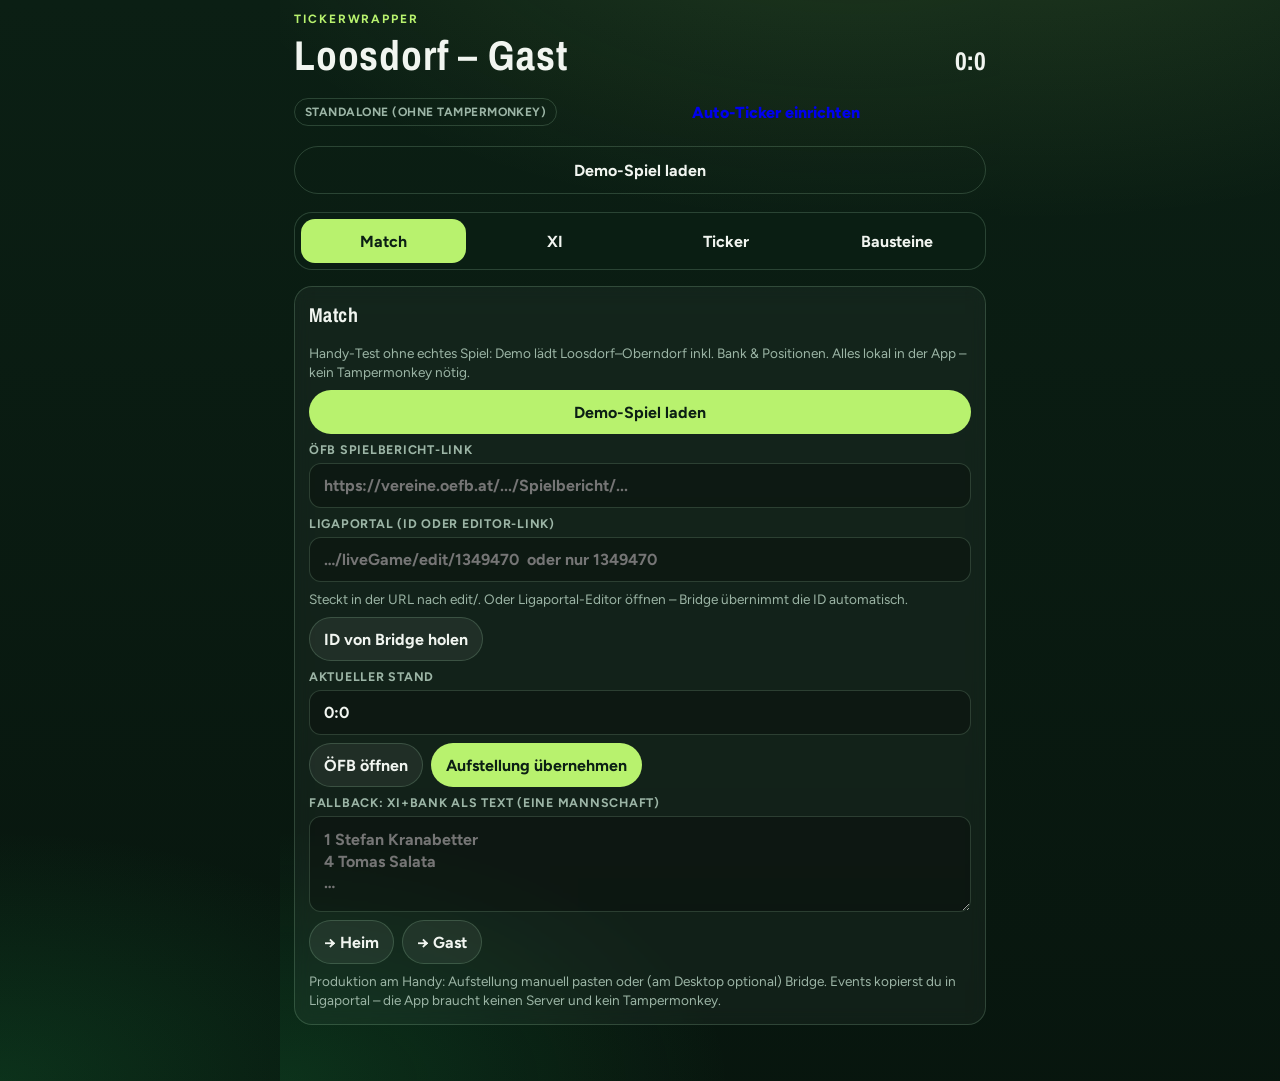
<file: docs/index.html>
<!DOCTYPE html>
<html lang="de">
  <head>
    <meta charset="utf-8" />
    <meta
      name="viewport"
      content="width=device-width, initial-scale=1, viewport-fit=cover"
    />
    <meta name="theme-color" content="#0b1f14" />
    <meta name="apple-mobile-web-app-capable" content="yes" />
    <meta name="apple-mobile-web-app-status-bar-style" content="black-translucent" />
    <meta name="description" content="Matchday-Ticker Wrapper – Aufstellung, Formation, Ligaportal" />
    <link rel="manifest" href="./manifest.webmanifest" />
    <link rel="icon" href="./icons/icon-192.png" />
    <link rel="apple-touch-icon" href="./icons/icon-192.png" />
    <link rel="preconnect" href="https://fonts.googleapis.com" />
    <link rel="preconnect" href="https://fonts.gstatic.com" crossorigin />
    <link
      href="https://fonts.googleapis.com/css2?family=Archivo+Narrow:wght@600;700&family=Figtree:wght@400;600;700&display=swap"
      rel="stylesheet"
    />
    <link rel="stylesheet" href="./styles.css?v=3" />
    <title>TickerWrapper</title>
  </head>
  <body>
    <header class="app-header">
      <div class="eyebrow">TickerWrapper</div>
      <div class="scoreline">
        <h1 id="match-title">Matchday</h1>
        <strong id="match-score">0:0</strong>
      </div>
      <div class="row">
        <span id="bridge-pill" class="bridge-pill off">Planung</span>
        <a
          class="primary"
          id="auto-tick-link"
          href="./setup.html"
          style="flex: 1; text-align: center; text-decoration: none; display: inline-flex; align-items: center; justify-content: center; min-height: 48px; border-radius: 999px; font-weight: 800"
          >Auto-Ticker einrichten</a
        >
      </div>
      <div class="row">
        <button type="button" id="demo-load" class="ghost">Nur XI-Demo (ohne Ligaportal)</button>
      </div>
    </header>

    <nav class="tabs" aria-label="Hauptnavigation">
      <button type="button" data-tab="match" class="active">Match</button>
      <button type="button" data-tab="lineup">XI</button>
      <button type="button" data-tab="ticker">Ticker</button>
      <button type="button" data-tab="settings">Bausteine</button>
    </nav>

    <main id="view"></main>
    <p id="status" class="status" aria-live="polite"></p>

    <script src="./app.js?v=3"></script>
  </body>
</html>
</file>
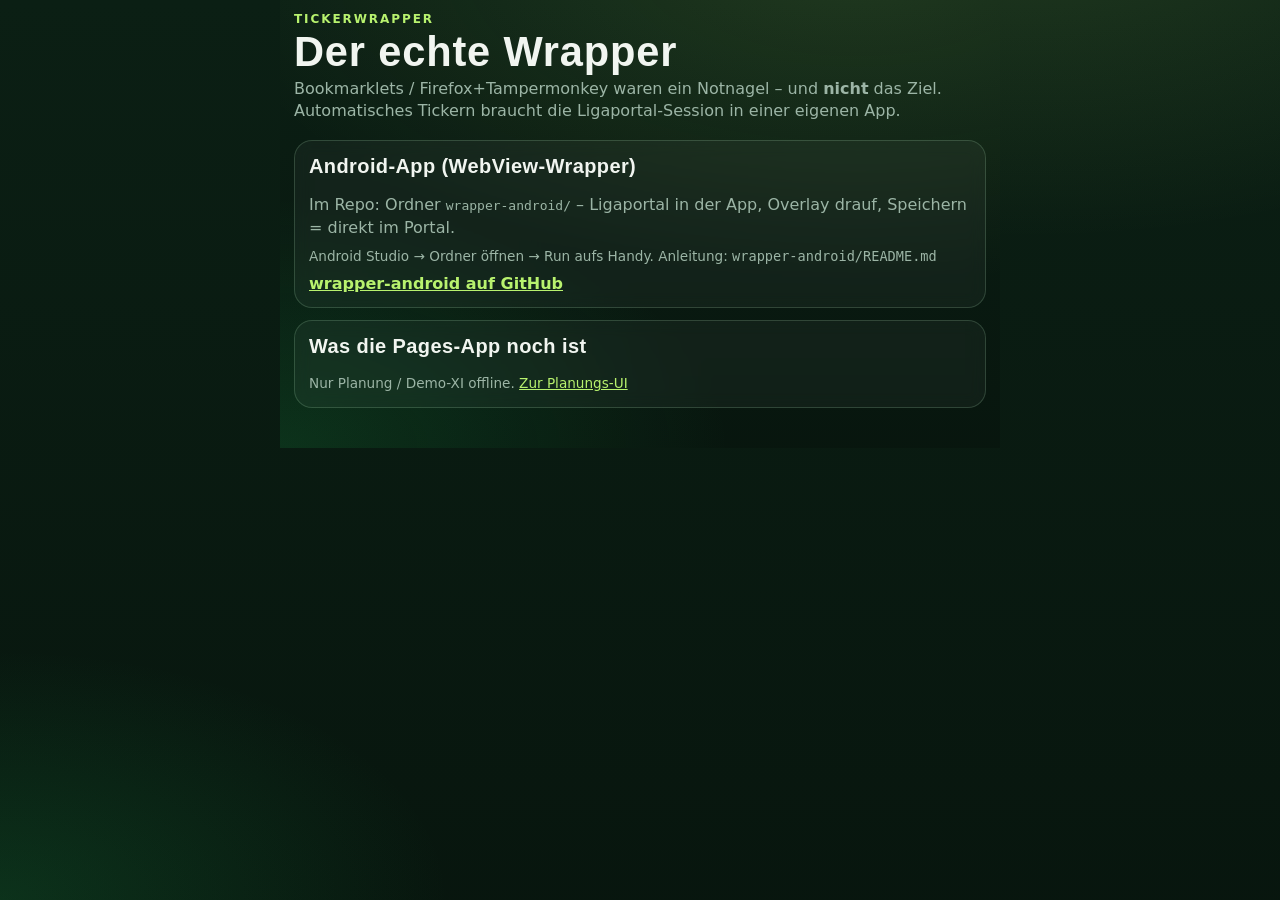
<file: docs/setup.html>
<!DOCTYPE html>
<html lang="de">
  <head>
    <meta charset="utf-8" />
    <meta name="viewport" content="width=device-width, initial-scale=1, viewport-fit=cover" />
    <title>TickerWrapper</title>
    <link rel="stylesheet" href="./styles.css?v=5" />
  </head>
  <body>
    <header class="app-header">
      <div class="eyebrow">TickerWrapper</div>
      <h1>Der echte Wrapper</h1>
      <p>
        Bookmarklets / Firefox+Tampermonkey waren ein Notnagel – und
        <strong>nicht</strong> das Ziel. Automatisches Tickern braucht die
        Ligaportal-Session in einer eigenen App.
      </p>
    </header>

    <section class="panel stack">
      <h2>Android-App (WebView-Wrapper)</h2>
      <p>
        Im Repo: Ordner <code>wrapper-android/</code> – Ligaportal in der App,
        Overlay drauf, Speichern = direkt im Portal.
      </p>
      <p class="muted">
        Android Studio → Ordner öffnen → Run aufs Handy. Anleitung:
        <code>wrapper-android/README.md</code>
      </p>
      <a
        href="https://github.com/Forsti37/tickerwrapper/tree/main/wrapper-android"
        style="color: var(--accent); font-weight: 700"
        >wrapper-android auf GitHub</a
      >
    </section>

    <section class="panel stack">
      <h2>Was die Pages-App noch ist</h2>
      <p class="muted">
        Nur Planung / Demo-XI offline.
        <a href="./" style="color: var(--accent)">Zur Planungs-UI</a>
      </p>
    </section>
  </body>
</html>
</file>
<file: docs/styles.css>
:root {
  --bg0: #0b1f14;
  --bg1: #122a1c;
  --bg2: #1a3a28;
  --line: rgba(190, 242, 200, 0.18);
  --text: #f1f5f0;
  --muted: #9cb5a6;
  --accent: #b8f26e;
  --accent-ink: #0b1f14;
  --danger: #fb7185;
  --card: rgba(255, 255, 255, 0.04);
  --ok: #4ade80;
  --font-display: "Archivo Narrow", "Arial Narrow", sans-serif;
  --font-body: "Figtree", system-ui, sans-serif;
  --safe-b: env(safe-area-inset-bottom, 0px);
  --safe-t: env(safe-area-inset-top, 0px);
}

* {
  box-sizing: border-box;
}

html,
body {
  margin: 0;
  min-height: 100%;
  background:
    radial-gradient(1200px 600px at 80% -10%, rgba(184, 242, 110, 0.12), transparent 55%),
    radial-gradient(900px 500px at 0% 100%, rgba(34, 197, 94, 0.16), transparent 50%),
    linear-gradient(180deg, var(--bg0), #07140d 120%);
  color: var(--text);
  font-family: var(--font-body);
  -webkit-tap-highlight-color: transparent;
}

body {
  padding: calc(12px + var(--safe-t)) 14px calc(88px + var(--safe-b));
  max-width: 720px;
  margin: 0 auto;
}

h1,
h2,
h3 {
  font-family: var(--font-display);
  font-weight: 700;
  letter-spacing: 0.02em;
  margin: 0;
}

h1 {
  font-size: clamp(2rem, 7vw, 2.6rem);
  line-height: 0.95;
}

h2 {
  font-size: 1.25rem;
  margin-bottom: 8px;
}

p {
  margin: 0;
  color: var(--muted);
  line-height: 1.4;
}

.app-header {
  display: grid;
  gap: 6px;
  margin-bottom: 18px;
}

.app-header .row {
  margin-top: 4px;
}

#demo-load {
  flex: 1;
  font-size: 1rem;
  min-height: 48px;
}

.app-header .eyebrow {
  font-size: 0.75rem;
  text-transform: uppercase;
  letter-spacing: 0.16em;
  color: var(--accent);
  font-weight: 700;
}

.scoreline {
  display: flex;
  align-items: baseline;
  justify-content: space-between;
  gap: 12px;
  margin-top: 4px;
}

.scoreline strong {
  font-family: var(--font-display);
  font-size: 1.6rem;
}

.panel {
  background: var(--card);
  border: 1px solid var(--line);
  border-radius: 18px;
  padding: 14px;
  margin-bottom: 12px;
  backdrop-filter: blur(8px);
}

.panel.hidden {
  display: none;
}

.row {
  display: flex;
  gap: 8px;
  flex-wrap: wrap;
  align-items: center;
}

.stack {
  display: grid;
  gap: 8px;
}

label.field {
  display: grid;
  gap: 6px;
  font-size: 0.78rem;
  font-weight: 700;
  color: var(--muted);
  text-transform: uppercase;
  letter-spacing: 0.06em;
}

input,
select,
textarea,
button {
  font: inherit;
}

input,
select,
textarea {
  width: 100%;
  border: 1px solid var(--line);
  background: rgba(0, 0, 0, 0.28);
  color: var(--text);
  border-radius: 12px;
  padding: 12px 14px;
  font-size: 16px;
}

textarea {
  min-height: 96px;
  resize: vertical;
  line-height: 1.35;
}

button {
  appearance: none;
  border: 1px solid var(--line);
  background: rgba(255, 255, 255, 0.06);
  color: var(--text);
  border-radius: 999px;
  padding: 11px 14px;
  font-weight: 700;
  min-height: 44px;
  cursor: pointer;
}

button.primary {
  background: var(--accent);
  color: var(--accent-ink);
  border-color: transparent;
}

button.ghost {
  background: transparent;
}

button.danger {
  color: var(--danger);
  border-color: rgba(251, 113, 133, 0.35);
}

button.active,
.chip.active {
  background: var(--text);
  color: var(--bg0);
  border-color: transparent;
}

button:disabled {
  opacity: 0.45;
  cursor: not-allowed;
}

.chips {
  display: flex;
  flex-wrap: wrap;
  gap: 8px;
}

.chip {
  border-radius: 999px;
  padding: 8px 12px;
  min-height: 40px;
  font-size: 0.9rem;
}

.tabs {
  display: grid;
  grid-template-columns: repeat(4, minmax(0, 1fr));
  gap: 6px;
  position: fixed;
  left: 50%;
  transform: translateX(-50%);
  bottom: calc(10px + var(--safe-b));
  width: min(720px - 28px, calc(100% - 28px));
  background: rgba(11, 31, 20, 0.92);
  border: 1px solid var(--line);
  border-radius: 18px;
  padding: 6px;
  backdrop-filter: blur(12px);
  z-index: 40;
}

.tabs button {
  border: 0;
  background: transparent;
  border-radius: 14px;
}

.tabs button.active {
  background: var(--accent);
  color: var(--accent-ink);
}

.pitch {
  display: grid;
  gap: 6px;
  padding: 10px;
  border-radius: 16px;
  background:
    linear-gradient(90deg, rgba(255, 255, 255, 0.05) 1px, transparent 1px) 0 0 / 20% 100%,
    linear-gradient(180deg, #1f7a3f, #166534 55%, #14532d);
}

.slot {
  display: grid;
  grid-template-columns: 64px 1fr 64px;
  gap: 6px;
  align-items: center;
  background: rgba(255, 255, 255, 0.92);
  color: #0f172a;
  border-radius: 12px;
  padding: 4px;
}

.slot select,
.slot input {
  background: #fff;
  color: #0f172a;
  border-color: #cbd5e1;
  padding: 8px 10px;
  border-radius: 10px;
}

.bench-list {
  display: grid;
  gap: 6px;
  margin-top: 8px;
}

.bench-item {
  display: flex;
  justify-content: space-between;
  gap: 8px;
  padding: 10px 12px;
  border-radius: 12px;
  border: 1px solid var(--line);
  background: rgba(0, 0, 0, 0.18);
  font-size: 0.95rem;
}

.player-list {
  display: grid;
  gap: 6px;
  max-height: 42vh;
  overflow: auto;
}

.player-list button {
  justify-content: flex-start;
  text-align: left;
  border-radius: 14px;
}

.muted {
  color: var(--muted);
  font-size: 0.85rem;
}

.status {
  min-height: 1.2em;
  font-size: 0.85rem;
  color: var(--muted);
}

.status.ok {
  color: var(--ok);
}

.status.err {
  color: var(--danger);
}

.bridge-pill {
  display: inline-flex;
  align-items: center;
  gap: 6px;
  font-size: 0.75rem;
  font-weight: 700;
  letter-spacing: 0.04em;
  text-transform: uppercase;
  padding: 6px 10px;
  border-radius: 999px;
  border: 1px solid var(--line);
}

.bridge-pill.on {
  border-color: rgba(74, 222, 128, 0.5);
  color: var(--ok);
}

.bridge-pill.off {
  color: var(--muted);
}

.queue-item {
  border: 1px solid var(--line);
  border-radius: 14px;
  padding: 10px 12px;
  display: grid;
  gap: 4px;
  margin-bottom: 8px;
  background: rgba(0, 0, 0, 0.2);
}

.kv {
  display: flex;
  justify-content: space-between;
  gap: 8px;
  font-size: 0.85rem;
}

@media (min-width: 860px) {
  body {
    padding-bottom: 28px;
  }

  .tabs {
    position: sticky;
    top: 12px;
    bottom: auto;
    transform: none;
    left: auto;
    width: 100%;
    margin-bottom: 16px;
  }
}
</file>
